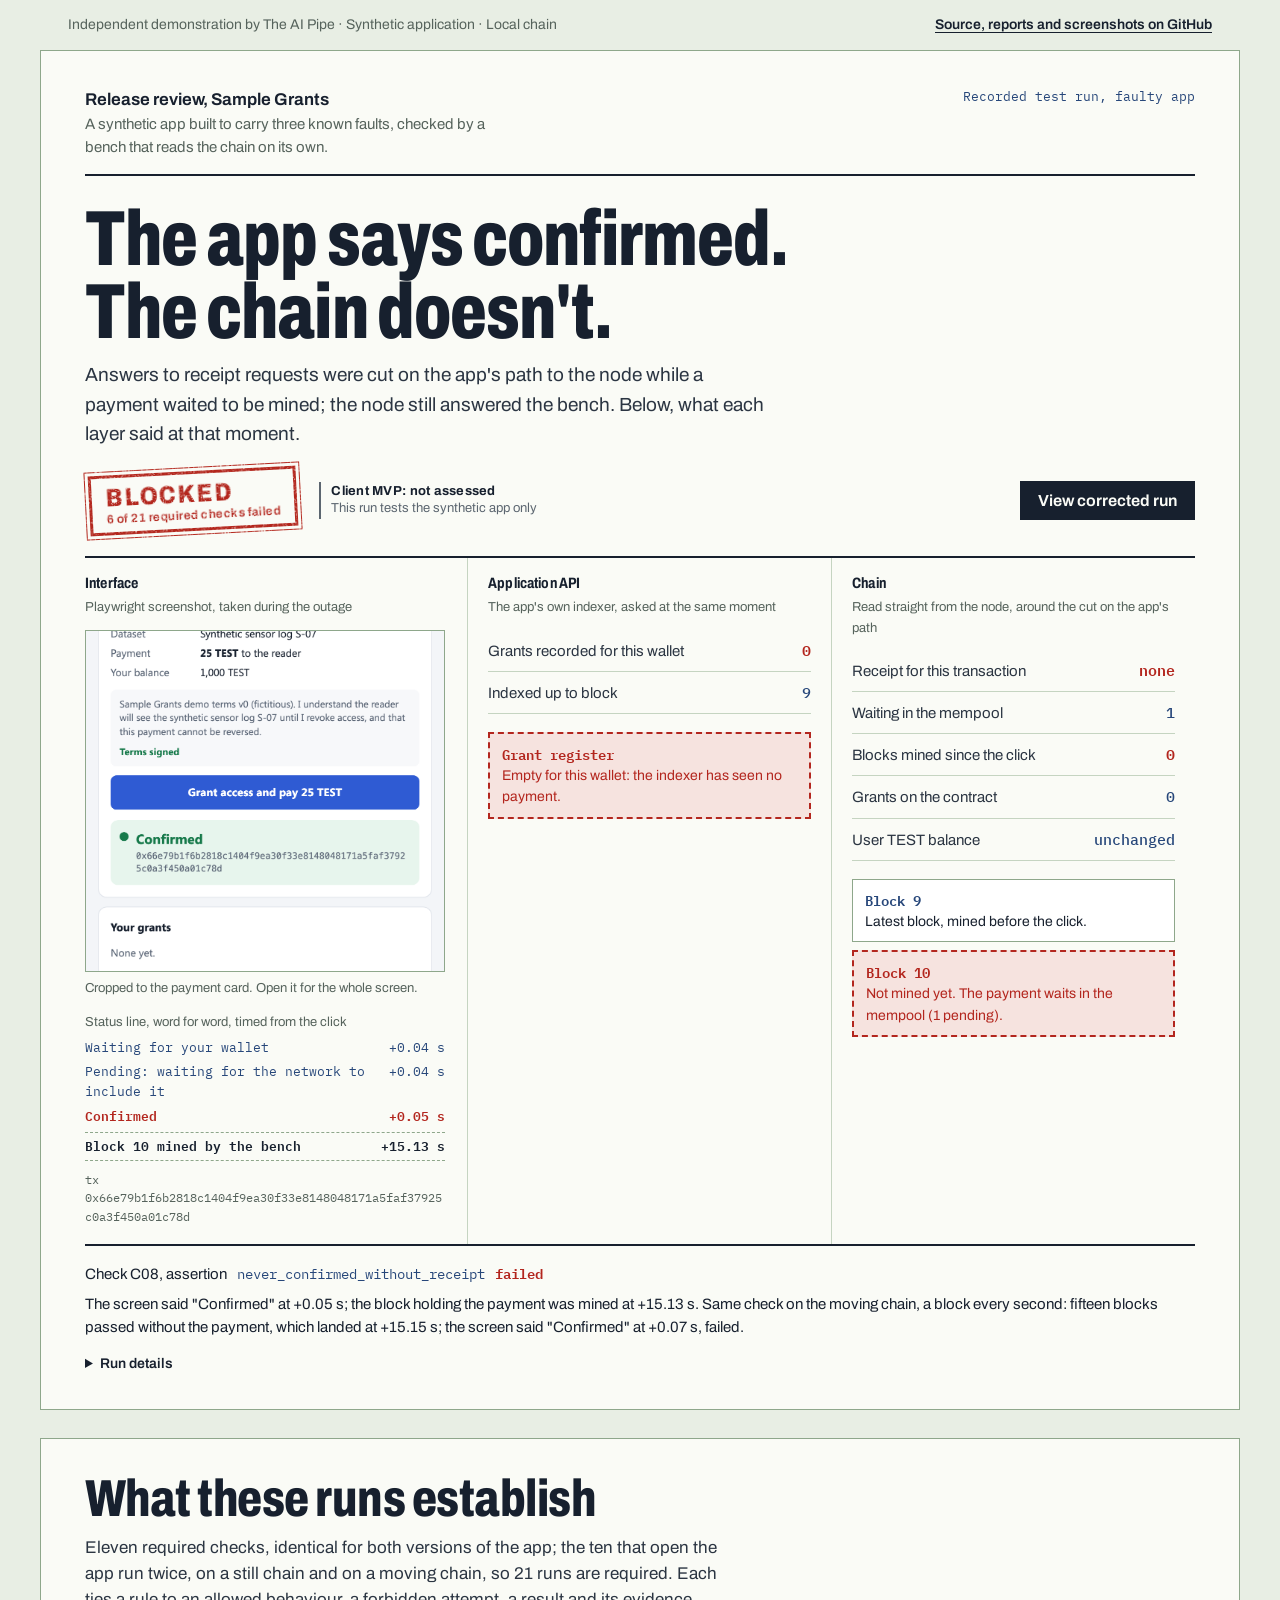
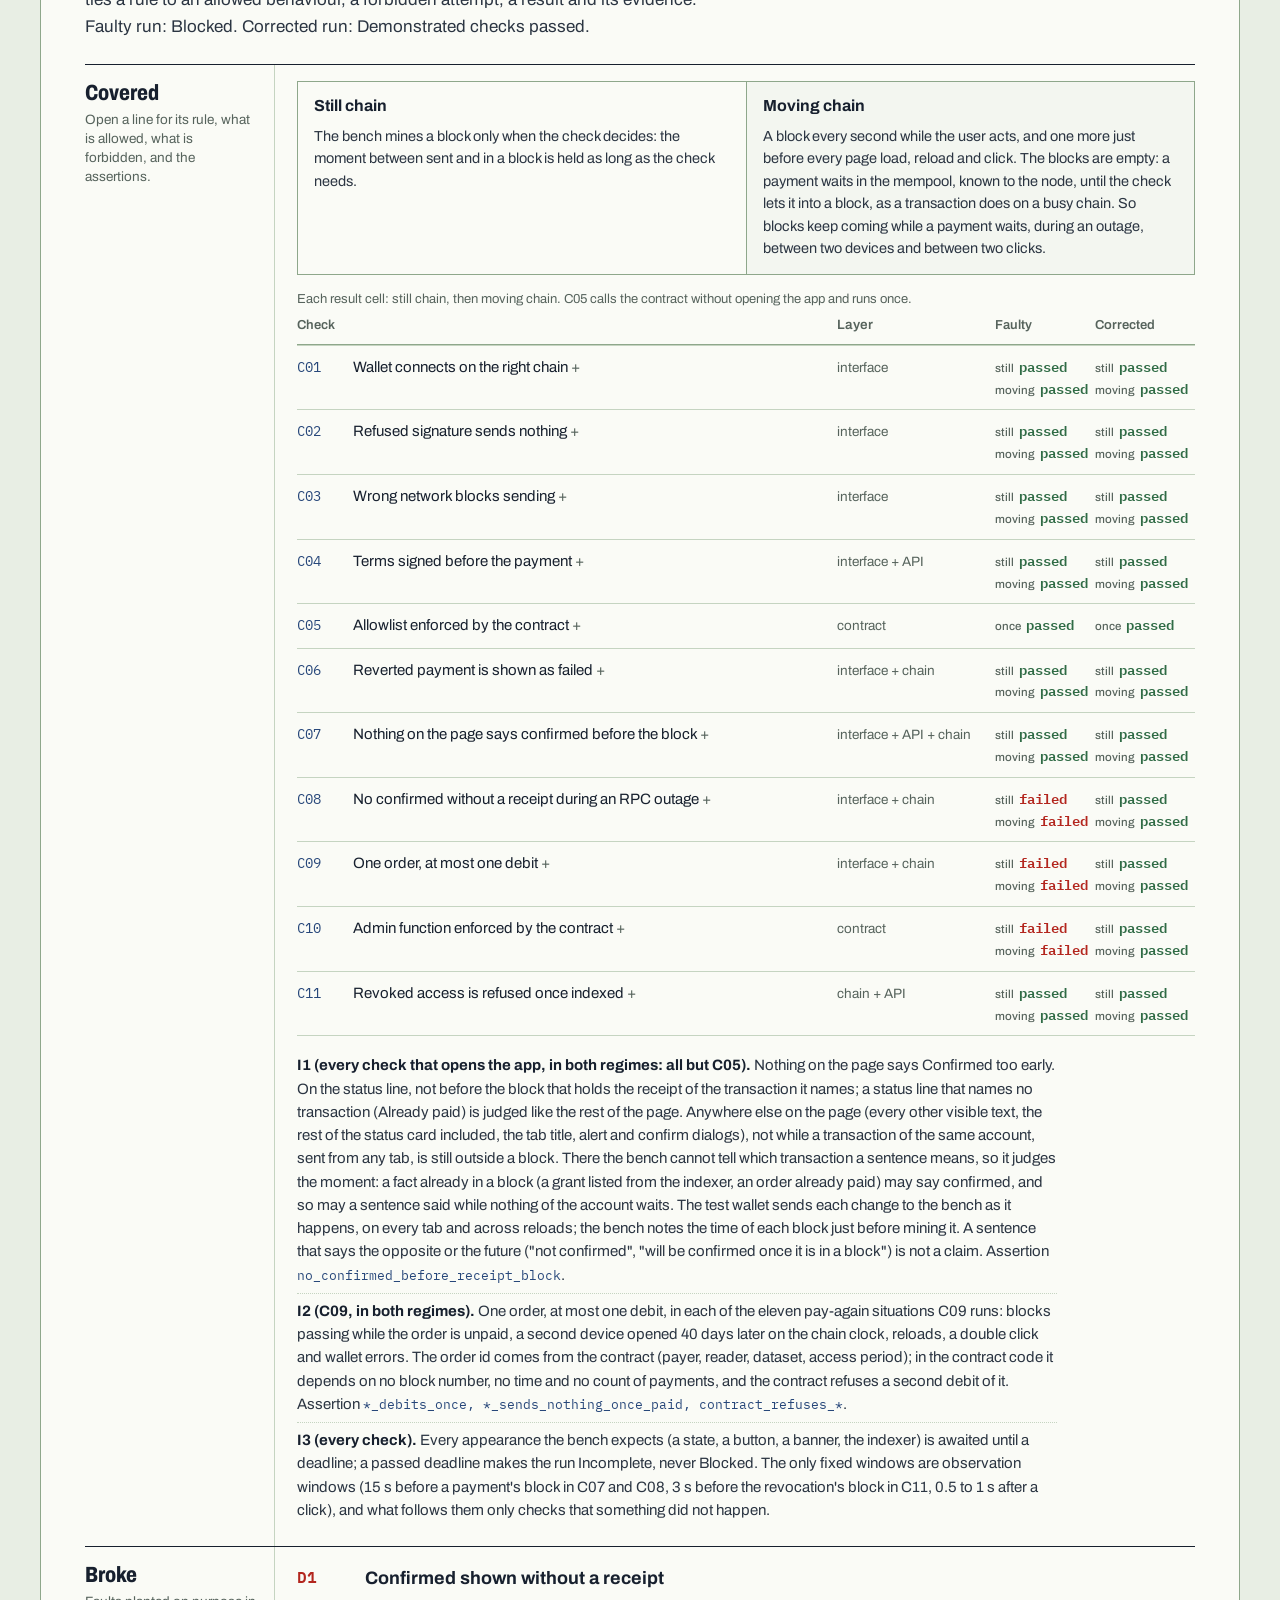
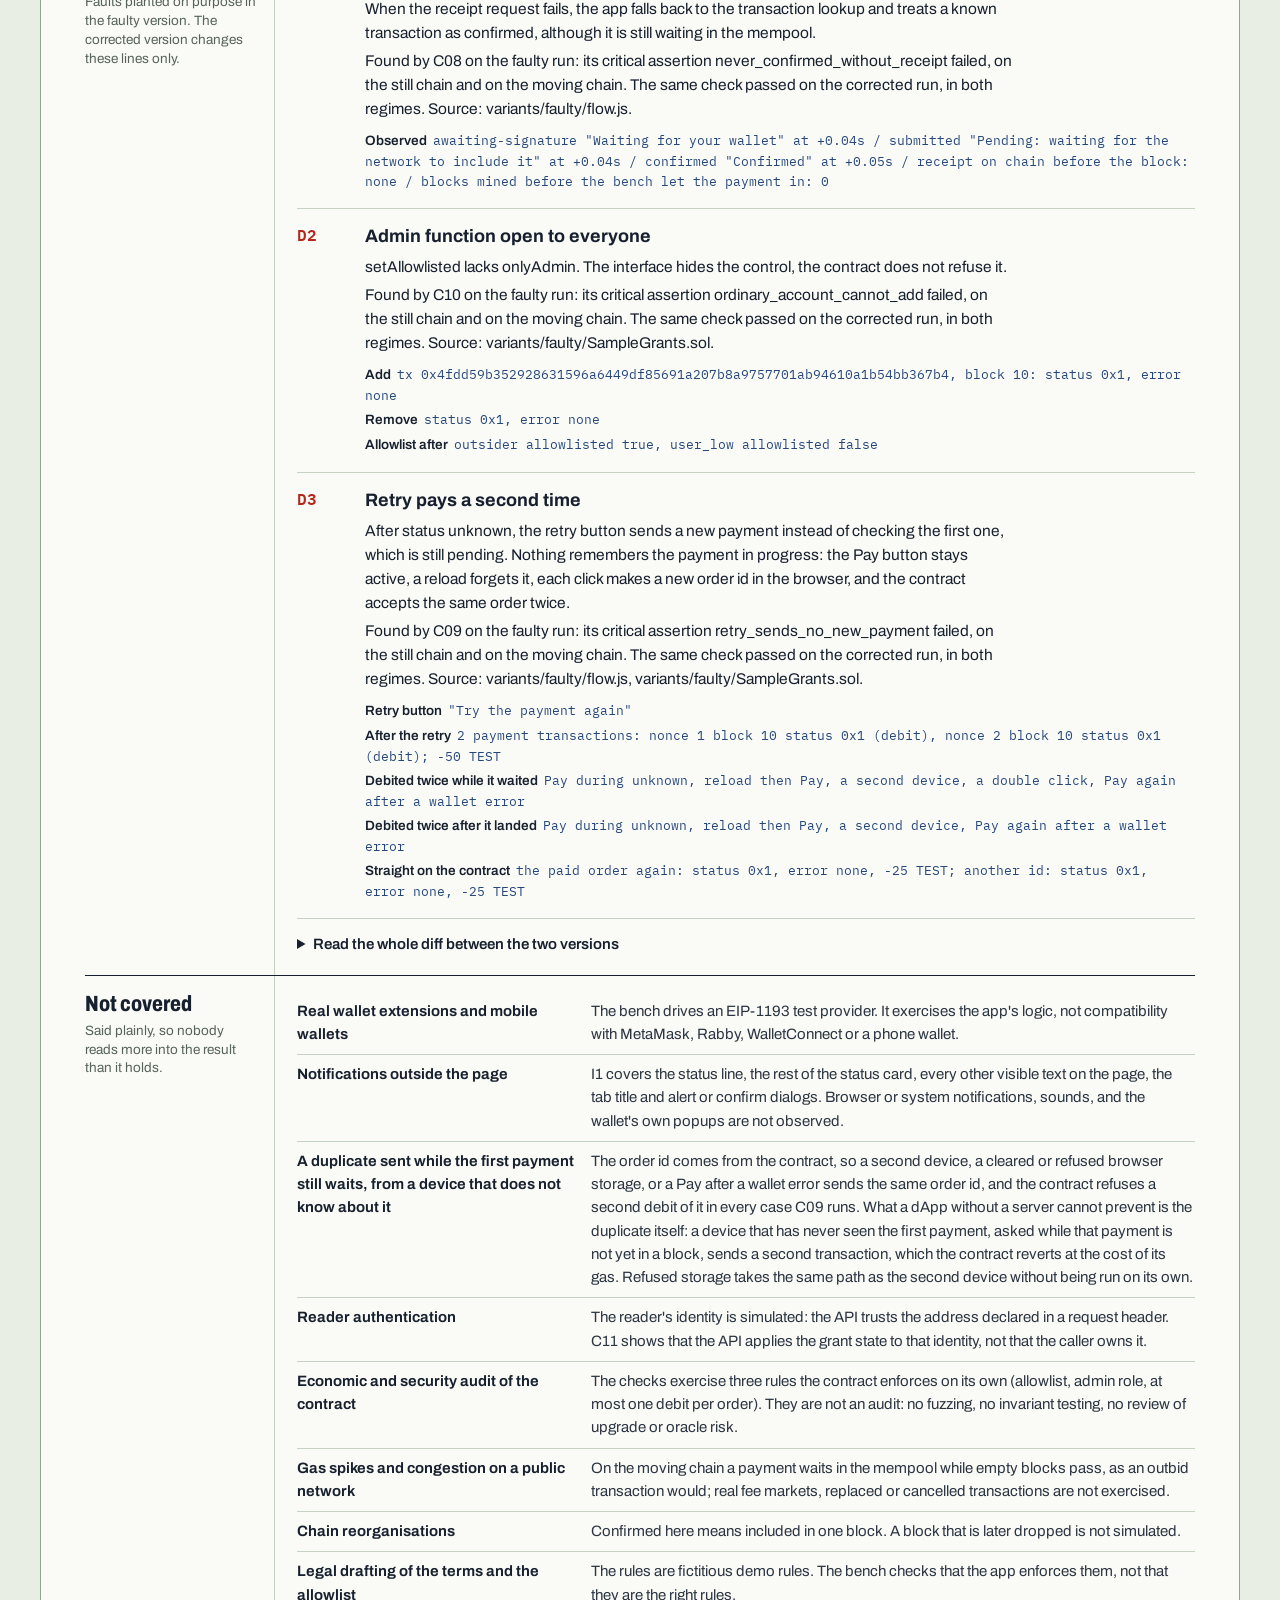
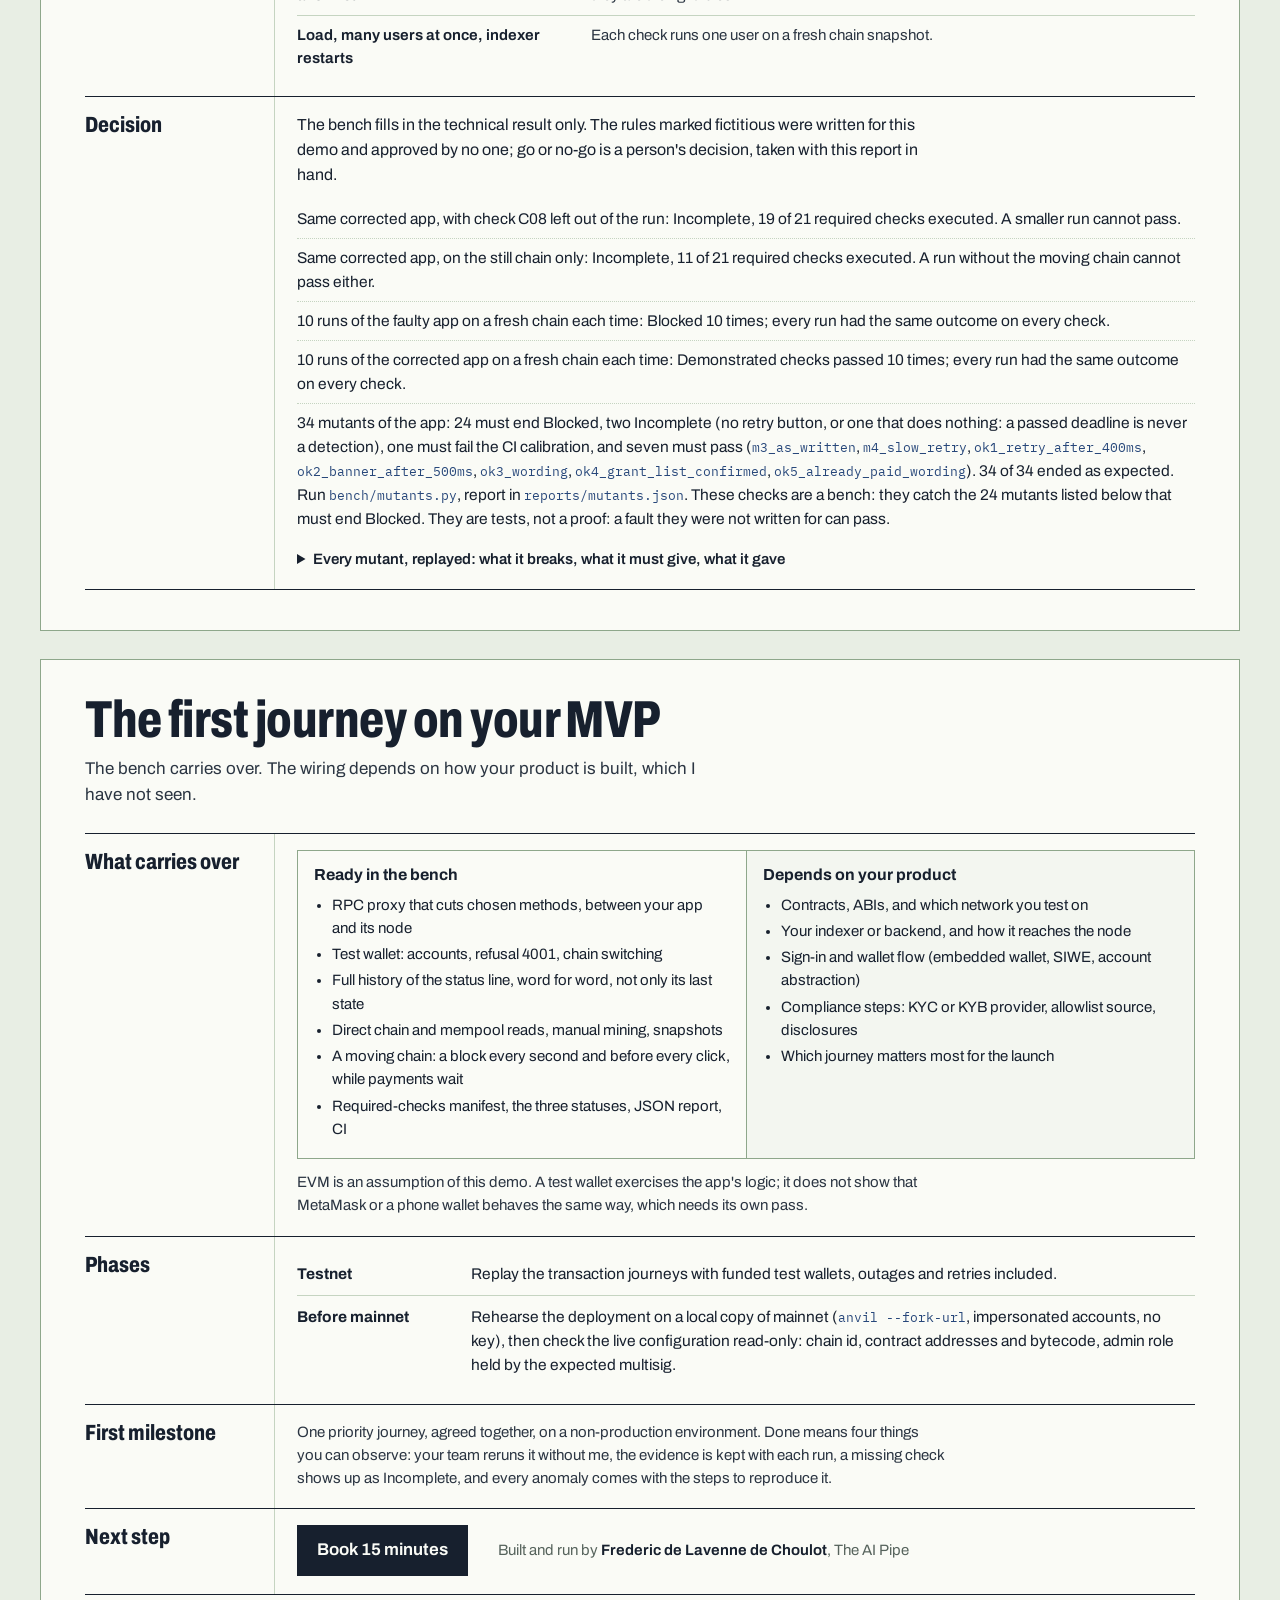
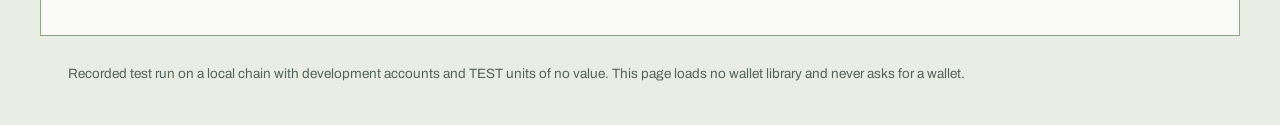
<file: site/index.html>
<!doctype html>
<html lang="en">
<head>
<meta charset="utf-8">
<meta name="viewport" content="width=device-width, initial-scale=1">
<meta name="robots" content="noindex, nofollow">
<title>Release Evidence Bench</title>
<meta name="description" content="A release bench for EVM dApps, run on a synthetic app with three planted faults: the screen said confirmed while the chain held no receipt.">
<link rel="icon" href="favicon.svg" type="image/svg+xml">
<link rel="icon" href="favicon.png" type="image/png">
<link rel="apple-touch-icon" href="apple-touch-icon.png">
<link rel="preconnect" href="https://fonts.googleapis.com">
<link rel="preconnect" href="https://fonts.gstatic.com" crossorigin>
<link href="https://fonts.googleapis.com/css2?family=Archivo:wdth,wght@62..125,300..900&family=IBM+Plex+Mono:wght@400;500;600&display=swap" rel="stylesheet">
<style>
:root {
  --paper: #e8eee4;
  --sheet: #fafbf6;
  --rule: #c5d4c1;
  --rule-strong: #8ea78b;
  --ink: #17202e;
  --muted: #56635c;
  --carbon: #27477a;
  --red: #b3261e;
  --red-wash: #f6e3df;
  --green: #2f6b45;
  --green-wash: #e1efe5;
  --amber: #8a5a00;
  --grey-stamp: #5c6670;
  --mono: "IBM Plex Mono", ui-monospace, Menlo, monospace;
  --sans: "Archivo", system-ui, sans-serif;
}
* { box-sizing: border-box; }
html { -webkit-text-size-adjust: 100%; }
body { margin: 0; background: var(--paper); color: var(--ink); font: 400 17px/1.55 var(--sans); font-variation-settings: "wdth" 100; }
a { color: inherit; text-decoration-thickness: 1px; text-underline-offset: 3px; }
a:focus-visible, button:focus-visible, summary:focus-visible { outline: 2px solid var(--carbon); outline-offset: 3px; }
code, .typed { font-family: var(--mono); color: var(--carbon); font-size: .86em; }

.strip { display: flex; justify-content: space-between; gap: 4px 16px; flex-wrap: wrap; max-width: 1200px; margin: 0 auto; padding: 14px 28px; font-size: 14px; color: var(--muted); }
.strip a { color: var(--ink); font-weight: 600; }

.sheet { max-width: 1200px; margin: 0 auto 28px; background: var(--sheet); border: 1px solid var(--rule-strong); }

/* ---------- 1. the contradiction ---------- */
.review { padding: 36px 44px 34px; position: relative; }
.formhead { display: flex; justify-content: space-between; gap: 24px; align-items: flex-start; border-bottom: 2px solid var(--ink); padding-bottom: 14px; }
.formhead .doc { font-size: 15px; color: var(--muted); max-width: 46ch; }
.formhead .doc strong { color: var(--ink); font-weight: 650; display: block; font-size: 17px; }
.recorded { font-family: var(--mono); font-size: 13px; color: var(--carbon); text-align: right; line-height: 1.6; white-space: nowrap; }
h1 { font-weight: 820; font-variation-settings: "wdth" 72; font-size: clamp(38px, 6.1vw, 86px); line-height: .94; letter-spacing: -.012em; margin: 26px 0 12px; max-width: none; }
h1 span { display: block; }
.lede { font-size: 19px; max-width: 62ch; margin: 0 0 22px; color: #2b3542; }

.pair { display: none; }

.verdict { display: flex; gap: 14px 22px; align-items: center; flex-wrap: wrap; margin: 0 0 26px; }
.stamp { --c: var(--red); font-weight: 800; font-variation-settings: "wdth" 88; font-size: 25px; letter-spacing: .07em; text-transform: uppercase; color: var(--c); border: 3px solid var(--c); outline: 1px solid var(--c); outline-offset: 3px; padding: 6px 14px 5px; transform: rotate(-3deg); filter: url(#ink); line-height: 1.15; background: transparent; margin-left: 4px; }
.stamp.pass { --c: var(--green); }
.stamp.incomplete { --c: var(--amber); }
.stamp.unknown { --c: var(--grey-stamp); }
.stamp small { display: block; font-size: 12px; letter-spacing: .04em; font-weight: 600; text-transform: none; font-variation-settings: "wdth" 100; }
.stamp.thud { animation: thud .38s cubic-bezier(.2, .9, .3, 1.2); }
@keyframes thud { 0% { transform: rotate(-3deg) scale(1.35); opacity: 0; } 70% { opacity: 1; } 100% { transform: rotate(-3deg) scale(1); } }
.mvp { font-size: 13px; line-height: 1.35; color: var(--grey-stamp); border-left: 2px solid var(--grey-stamp); padding: 1px 0 1px 10px; }
.mvp b { display: block; font-weight: 700; color: var(--ink); letter-spacing: .02em; }
.switch { margin-left: auto; font: 650 16px var(--sans); padding: 11px 18px; background: var(--ink); color: var(--sheet); border: 0; cursor: pointer; }
.switch:hover { background: #2a3648; }

.ledger { display: grid; grid-template-columns: minmax(300px, 1.05fr) 1fr 1fr; border-top: 2px solid var(--ink); border-bottom: 2px solid var(--ink); }
.col { padding: 14px 20px 18px; border-left: 1px solid var(--rule); min-width: 0; }
.col:first-child { border-left: 0; padding-left: 0; }
.col h2 { font-size: 15px; font-weight: 700; font-variation-settings: "wdth" 80; margin: 0 0 2px; letter-spacing: .01em; }
.col .src { font-size: 13px; color: var(--muted); margin: 0 0 12px; }
.shotwrap { display: block; max-width: 360px; border: 1px solid var(--rule-strong); background: #fff; }
.shot { display: block; width: 100%; height: 340px; object-fit: cover; object-position: 50% 74%; }
.shotwrap:hover { border-color: var(--ink); }
.shotnote { font-size: 13px; color: var(--muted); margin: 6px 0 0; }
.entries { margin: 0; }
.entry { display: grid; grid-template-columns: 1fr auto; gap: 12px; padding: 9px 0 8px; border-bottom: 1px solid var(--rule); align-items: baseline; }
.entry dt { font-size: 15px; color: #2b3542; }
.entry dd { margin: 0; font-family: var(--mono); color: var(--carbon); font-size: 15px; text-align: right; font-weight: 500; }
.entry.hit dd { color: var(--red); font-weight: 600; }
.entry.ok dd { color: var(--green); font-weight: 600; }
.histcap { font-size: 13px; color: var(--muted); margin: 14px 0 4px; }
.history { font-family: var(--mono); font-size: 13px; color: var(--carbon); margin: 0; padding: 0; list-style: none; }
.history li { padding: 2px 0; display: flex; justify-content: space-between; gap: 12px; max-width: 360px; }
.history li span:last-child { white-space: nowrap; }
.history li.bad { color: var(--red); font-weight: 600; }
.history li.mined { border-top: 1px dashed var(--rule-strong); border-bottom: 1px dashed var(--rule-strong); margin: 4px 0; padding: 3px 0; color: var(--ink); font-weight: 600; }
.history li.after { color: var(--muted); }
.blocks { margin: 18px 0 0; display: grid; gap: 8px; }
.blk { border: 1px solid var(--rule-strong); padding: 9px 12px; font-size: 14px; background: #fff; }
.blk b { display: block; font-family: var(--mono); font-weight: 600; color: var(--carbon); font-size: 14px; }
.blk.open { border: 2px dashed var(--carbon); background: transparent; color: var(--carbon); }
.blk.open.hit { border-color: var(--red); color: var(--red); background: var(--red-wash); }
.blk.open.hit b { color: var(--red); }
.txline { font-family: var(--mono); font-size: 12px; color: var(--muted); overflow-wrap: anywhere; margin-top: 10px; max-width: 360px; }
.finding { margin: 16px 0 0; font-size: 15px; display: flex; gap: 6px 10px; flex-wrap: wrap; align-items: baseline; }
.finding .typed { font-size: 14px; }
.finding .res { font-family: var(--mono); font-weight: 600; font-size: 14px; }
.finding .res.failed { color: var(--red); } .finding .res.passed { color: var(--green); } .finding .res.error, .finding .res.skipped { color: var(--amber); }
details.rundetails { margin-top: 14px; font-size: 14px; color: var(--muted); }
details.rundetails summary { cursor: pointer; font-weight: 600; color: var(--ink); width: max-content; }
.runmeta { margin: 8px 0 0; display: grid; grid-template-columns: repeat(auto-fill, minmax(230px, 1fr)); gap: 4px 22px; }
.runmeta div { display: flex; gap: 8px; }
.runmeta dt { color: var(--muted); }
.runmeta dd { margin: 0; font-family: var(--mono); font-size: 13px; color: var(--ink); overflow-wrap: anywhere; }

/* ---------- forms: sections 2 and 3 ---------- */
.form { padding: 34px 44px 40px; }
.form > h2 { font-weight: 800; font-variation-settings: "wdth" 75; font-size: clamp(32px, 4.2vw, 52px); line-height: 1; margin: 0 0 10px; letter-spacing: -.01em; }
.form > .intro { max-width: 64ch; margin: 0 0 24px; color: #2b3542; }
.row { display: grid; grid-template-columns: 190px 1fr; border-top: 1px solid var(--ink); }
.row:last-of-type { border-bottom: 1px solid var(--ink); }
.row > .cap { padding: 16px 18px 16px 0; border-right: 1px solid var(--rule); }
.row > .cap h3 { margin: 0; font-size: 22px; font-weight: 780; font-variation-settings: "wdth" 78; line-height: 1.1; }
.row > .cap p { margin: 6px 0 0; font-size: 13.5px; color: var(--muted); line-height: 1.4; }
.row > .body { padding: 16px 0 18px 22px; min-width: 0; }

table.checks { width: 100%; border-collapse: collapse; font-size: 15px; }
.checks td { padding: 0; border-bottom: 1px solid var(--rule); vertical-align: top; }
.checks .res { font-family: var(--mono); font-size: 13.5px; font-weight: 600; white-space: nowrap; }
.res.passed { color: var(--green); } .res.failed { color: var(--red); } .res.skipped, .res.error { color: var(--amber); }
.checks button.rowbtn { all: unset; box-sizing: border-box; display: grid; grid-template-columns: 48px 1fr 150px 92px 100px; gap: 8px; width: 100%; padding: 10px 0; cursor: pointer; align-items: baseline; }
.checks button.rowbtn:hover .t { text-decoration: underline; text-underline-offset: 3px; }
.checks button.rowbtn:focus-visible { outline: 2px solid var(--carbon); outline-offset: 2px; }
.checks .id { font-family: var(--mono); color: var(--carbon); font-size: 13.5px; }
.checks .layer { font-size: 13.5px; color: var(--muted); }
.checks .t::after { content: " +"; color: var(--muted); }
.checks tr.open .t::after { content: " \2212"; }
.headrow { display: grid; grid-template-columns: 48px 1fr 150px 92px 100px; gap: 8px; font-size: 13px; color: var(--muted); font-weight: 600; padding-bottom: 8px; border-bottom: 1px solid var(--rule-strong); }
.trace { display: none; padding: 4px 0 18px 56px; }
tr.open .trace { display: block; }
.chain { display: grid; grid-template-columns: repeat(4, minmax(0, 1fr)); gap: 0; border: 1px solid var(--rule); margin: 6px 0 12px; }
.chain div { padding: 9px 12px; border-left: 1px solid var(--rule); font-size: 14px; }
.chain div:first-child { border-left: 0; }
.chain b { display: block; font-size: 12.5px; color: var(--muted); font-weight: 600; margin-bottom: 2px; }
.fict { font-size: 12px; color: var(--amber); border: 1px solid #d9b86a; padding: 0 5px; margin-left: 4px; white-space: nowrap; }
.asserts { width: 100%; border-collapse: collapse; font-size: 13.5px; }
.asserts td, .asserts th { text-align: left; padding: 5px 8px 5px 0; border-bottom: 1px dotted var(--rule); vertical-align: top; }
.asserts th { font-size: 12.5px; color: var(--muted); font-weight: 600; }
.asserts td { font-family: var(--mono); color: var(--carbon); overflow-wrap: anywhere; }
.asserts td.n { width: 30%; color: var(--ink); overflow-wrap: normal; }
.asserts td.n .flag { font-weight: 600; margin-right: 6px; }
.asserts td.bad, .asserts td.n.bad .flag { color: var(--red); }
.vs { font-size: 13px; color: var(--muted); margin: 10px 0 4px; }

.faults { display: grid; gap: 0; }
.fault { display: grid; grid-template-columns: 54px 1fr; gap: 6px 14px; padding: 14px 0; border-bottom: 1px solid var(--rule); }
.fault:first-child { padding-top: 2px; }
.fault .fid { font-family: var(--mono); font-weight: 600; color: var(--red); font-size: 16px; }
.fault h4 { margin: 0; font-size: 18px; font-weight: 700; }
.fault p { margin: 4px 0 0; max-width: 72ch; font-size: 15.5px; }
.fault .ev { font-family: var(--mono); color: var(--carbon); font-size: 13px; margin: 8px 0 0; padding: 0; list-style: none; overflow-wrap: anywhere; }
.fault .ev li { padding: 2px 0; }
.fault .ev li b { font-family: var(--sans); font-weight: 600; color: var(--ink); font-size: 13.5px; margin-right: 6px; }
details.diff { margin-top: 14px; }
details.diff summary { cursor: pointer; font-weight: 600; font-size: 15px; }
pre.diff { font: 12.5px/1.5 var(--mono); background: #f2f4ef; border: 1px solid var(--rule); padding: 12px 14px; overflow-x: auto; margin: 10px 0 0; max-height: 560px; }
pre.diff .a { color: var(--green); background: #e4f1e7; display: inline-block; min-width: 100%; }
pre.diff .d { color: var(--red); background: #f8e7e4; display: inline-block; min-width: 100%; }
pre.diff .h { color: var(--muted); }

ul.nc { margin: 0; padding: 0; list-style: none; }
ul.nc li { padding: 8px 0; border-bottom: 1px solid var(--rule); display: grid; grid-template-columns: minmax(180px, 280px) 1fr; gap: 14px; font-size: 15px; }
ul.nc li:last-child { border-bottom: 0; }
ul.nc b { font-weight: 650; }
ul.nc span { color: #2b3542; }

.decision { margin: 0; font-size: 16px; max-width: 70ch; }
.proofs { margin: 12px 0 0; padding: 0; list-style: none; }
.proofs li { padding: 7px 0; border-bottom: 1px dotted var(--rule); font-size: 15.5px; }
.proofs li:last-child { border-bottom: 0; }

.split { display: grid; grid-template-columns: 1fr 1fr; border: 1px solid var(--rule-strong); }
.split > div { padding: 12px 16px 14px; }
.split > div + div { border-left: 1px solid var(--rule-strong); background: #f3f6f0; }
.split h4 { margin: 0 0 6px; font-size: 16px; font-weight: 700; }
.split ul { margin: 0; padding-left: 18px; font-size: 15px; }
.split li { margin: 3px 0; }
.note { font-size: 15px; color: #2b3542; margin: 12px 0 0; max-width: 72ch; }
.phases { margin: 0; padding: 0; list-style: none; }
.phases li { display: grid; grid-template-columns: 160px 1fr; gap: 14px; padding: 9px 0; border-bottom: 1px solid var(--rule); font-size: 15.5px; }
.phases li:last-child { border-bottom: 0; }
.phases b { font-weight: 700; }
.cta { display: flex; gap: 18px 30px; align-items: center; flex-wrap: wrap; }
.cta a.book { background: var(--ink); color: var(--sheet); text-decoration: none; font-weight: 650; padding: 12px 20px; }
.cta a.book:hover { background: #2a3648; }
.cta .by { font-size: 15px; color: var(--muted); }
.cta .by b { color: var(--ink); font-weight: 650; }
footer { max-width: 1200px; margin: 0 auto; padding: 0 28px 40px; font-size: 13.5px; color: var(--muted); }
.err { color: var(--red); font-family: var(--mono); padding: 20px 0; }

@media (max-width: 980px) {
  .ledger { grid-template-columns: 1fr 1fr; }
  .ledger .col:first-child { grid-column: 1 / -1; border-bottom: 1px solid var(--rule); padding-bottom: 18px; display: grid; grid-template-columns: minmax(0, 300px) 1fr; gap: 0 22px; }
  .ledger .col:first-child > h2, .ledger .col:first-child > .src { grid-column: 1 / -1; }
  .ledger .col:nth-child(2) { border-left: 0; padding-left: 0; }
}
@media (max-width: 720px) {
  body { font-size: 16px; }
  .strip { padding: 10px 16px; font-size: 12.5px; }
  .sheet { border-left: 0; border-right: 0; }
  .review, .form { padding: 18px 16px 28px; }
  .formhead { flex-direction: column; gap: 4px; padding-bottom: 10px; }
  .formhead .doc { font-size: 14px; }
  .formhead .doc strong { font-size: 16px; }
  .recorded { text-align: left; font-size: 12px; }
  h1 { margin: 16px 0 14px; }
  .pair { display: grid; grid-template-columns: 1fr 1fr; border-top: 2px solid var(--ink); border-bottom: 2px solid var(--ink); margin: 0 0 16px; }
  .pair > div { padding: 9px 10px 11px 0; min-width: 0; }
  .pair > div + div { border-left: 1px solid var(--rule); padding-left: 12px; }
  .pair b { display: block; font-size: 12.5px; color: var(--muted); font-weight: 600; }
  .pair .v { display: block; font: 600 19px/1.2 var(--mono); color: var(--ink); margin-top: 3px; }
  .pair .v.hit { color: var(--red); } .pair .v.ok { color: var(--green); }
  .pair small { display: block; font-size: 12.5px; color: var(--muted); margin-top: 3px; line-height: 1.35; }
  .lede { font-size: 16px; margin-bottom: 18px; }
  .verdict { gap: 14px 16px; margin-bottom: 20px; }
  .stamp { font-size: 21px; }
  .switch { margin-left: 0; width: 100%; }
  .ledger { grid-template-columns: 1fr; }
  .ledger .col:first-child { display: block; }
  .col { border-left: 0; padding: 14px 0 16px; border-top: 1px solid var(--rule); }
  .col:first-child { border-top: 0; }
  .shotwrap { max-width: 100%; }
  .shot { height: auto; aspect-ratio: 480 / 430; }
  .row { grid-template-columns: 1fr; }
  .row > .cap { border-right: 0; padding: 14px 0 4px; }
  .row > .body { padding: 6px 0 16px; }
  .headrow, .checks button.rowbtn { grid-template-columns: 40px 1fr 62px 72px; }
  .headrow .layer, .checks .layer { display: none; }
  .trace { padding-left: 0; }
  .chain { grid-template-columns: 1fr 1fr; }
  .chain div:nth-child(3) { border-left: 0; }
  .chain div:nth-child(n+3) { border-top: 1px solid var(--rule); }
  .asserts, .asserts tbody, .asserts tr, .asserts td { display: block; width: auto; }
  .asserts tr.hd { display: none; }
  .asserts tr { border-bottom: 1px dotted var(--rule); padding: 6px 0; }
  .asserts td { border: 0; padding: 1px 0; }
  .asserts td.n { width: auto; }
  .asserts td[data-k]::before { content: attr(data-k) ": "; font-family: var(--sans); color: var(--muted); font-size: 12.5px; }
  ul.nc li { grid-template-columns: 1fr; gap: 2px; }
  .split { grid-template-columns: 1fr; }
  .split > div + div { border-left: 0; border-top: 1px solid var(--rule-strong); }
  .phases li { grid-template-columns: 1fr; gap: 2px; }
  .fault { grid-template-columns: 38px 1fr; }
  footer { padding: 0 16px 32px; }
}
@media (prefers-reduced-motion: reduce) { .stamp.thud { animation: none; } }
.checks .res { display: block; }
.checks .res .rg { font-family: var(--sans); font-weight: 500; font-size: 11.5px; color: var(--muted); margin-right: 5px; }
.legend { font-size: 13px; color: var(--muted); margin: 0 0 6px; }
.regimes { margin: 0 0 14px; }
.regimes p { margin: 0; font-size: 14.5px; color: #2b3542; }
.invs { margin: 12px 0 0; padding: 0; list-style: none; max-width: 76ch; }
.invs li { font-size: 15px; color: #2b3542; padding: 6px 0; border-bottom: 1px dotted var(--rule); }
.invs li:last-child { border-bottom: 0; }
.invs b { color: var(--ink); }
details.mutlist { margin-top: 10px; }
details.mutlist summary { cursor: pointer; font-weight: 600; font-size: 15px; }
table.muts { width: 100%; border-collapse: collapse; font-size: 13.5px; margin-top: 8px; }
.muts th, .muts td { text-align: left; padding: 6px 8px 6px 0; border-bottom: 1px dotted var(--rule); vertical-align: top; }
.muts th { font-size: 12.5px; color: var(--muted); font-weight: 600; }
.muts td.id { font-family: var(--mono); color: var(--carbon); overflow-wrap: anywhere; width: 28%; }
.muts td.out { font-family: var(--mono); font-weight: 600; width: 20%; overflow-wrap: anywhere; }
.muts td.exp { width: 14%; }
.muts td.out.bad { color: var(--red); }
.muts .why { display: block; color: var(--muted); font-size: 13px; margin-top: 2px; }
@media (max-width: 720px) {
  .checks .res .rg { display: none; }
  .muts td.id { width: 40%; }
  .muts td.what { display: none; }
}
</style>
</head>
<body>
<svg width="0" height="0" style="position:absolute" aria-hidden="true">
  <filter id="ink"><feTurbulence type="fractalNoise" baseFrequency=".9" numOctaves="2" seed="7" result="n"/><feColorMatrix in="n" type="matrix" values="0 0 0 0 0  0 0 0 0 0  0 0 0 0 0  0 0 0 -3.2 2.75" result="m"/><feComposite in="SourceGraphic" in2="m" operator="in"/></filter>
</svg>

<div class="strip">
  <span>Independent demonstration by The AI Pipe · Synthetic application · Local chain</span>
  <a href="https://github.com/fred1433/web3-release-evidence">Source, reports and screenshots on GitHub</a>
</div>

<main>
<section class="sheet review" aria-labelledby="h1">
  <div class="formhead">
    <div class="doc"><strong>Release review, Sample Grants</strong>A synthetic app built to carry three known faults, checked by a bench that reads the chain on its own.</div>
    <div class="recorded" id="recorded">Recorded test run</div>
  </div>

  <h1 id="h1"><span>The app says confirmed.</span> <span>The chain doesn't.</span></h1>
  <div class="pair" id="pair" aria-label="What the screen and the chain said at the same moment"></div>
  <p class="lede" id="lede"></p>

  <div class="verdict">
    <div class="stamp" id="stamp" role="status"></div>
    <div class="mvp" id="mvp"></div>
    <button class="switch" id="switch" type="button" aria-pressed="false">View corrected run</button>
  </div>

  <div class="ledger" id="ledger">
    <div class="col">
      <h2>Interface</h2>
      <p class="src">Playwright screenshot, taken during the outage</p>
      <a class="shotwrap" id="shotlink" href="#" target="_blank" rel="noopener"><img class="shot" id="shot" alt="" width="480" height="696"></a>
      <p class="shotnote">Cropped to the payment card. Open it for the whole screen.</p>
      <div>
        <p class="histcap">Status line, word for word, timed from the click</p>
        <ol class="history" id="history" aria-label="Every state the status line showed, timed from the click"></ol>
        <div class="txline" id="txline"></div>
      </div>
    </div>
    <div class="col">
      <h2>Application API</h2>
      <p class="src">The app's own indexer, asked at the same moment</p>
      <dl class="entries" id="api"></dl>
      <div class="blocks" id="apiblocks"></div>
    </div>
    <div class="col">
      <h2>Chain</h2>
      <p class="src">Read straight from the node, around the cut on the app's path</p>
      <dl class="entries" id="chain"></dl>
      <div class="blocks" id="blocks"></div>
    </div>
  </div>
  <p class="finding" id="finding"></p>
  <details class="rundetails"><summary>Run details</summary><dl class="runmeta" id="runmeta"></dl></details>
</section>

<section class="sheet form" aria-labelledby="h2">
  <h2 id="h2">What these runs establish</h2>
  <p class="intro" id="intro2"></p>

  <div class="row">
    <div class="cap"><h3>Covered</h3><p>Open a line for its rule, what is allowed, what is forbidden, and the assertions.</p></div>
    <div class="body">
      <div class="split regimes" id="regimes"></div>
      <p class="legend" id="legend"></p>
      <table class="checks" id="checks"><tbody></tbody></table>
      <ul class="invs" id="inv"></ul>
    </div>
  </div>
  <div class="row">
    <div class="cap"><h3>Broke</h3><p>Faults planted on purpose in the faulty version. The corrected version changes these lines only.</p></div>
    <div class="body">
      <div class="faults" id="faults"></div>
      <details class="diff"><summary>Read the whole diff between the two versions</summary><pre class="diff" id="diff"></pre></details>
    </div>
  </div>
  <div class="row">
    <div class="cap"><h3>Not covered</h3><p>Said plainly, so nobody reads more into the result than it holds.</p></div>
    <div class="body"><ul class="nc" id="nc"></ul></div>
  </div>
  <div class="row">
    <div class="cap"><h3>Decision</h3></div>
    <div class="body">
      <p class="decision" id="decision"></p>
      <ul class="proofs" id="proofs"></ul>
      <details class="mutlist" id="mutwrap" hidden><summary id="mutsum">Every mutant, replayed</summary><table class="muts" id="muts"></table></details>
    </div>
  </div>
</section>

<section class="sheet form" aria-labelledby="h3">
  <h2 id="h3">The first journey on your MVP</h2>
  <p class="intro">The bench carries over. The wiring depends on how your product is built, which I have not seen.</p>
  <div class="row">
    <div class="cap"><h3>What carries over</h3></div>
    <div class="body">
      <div class="split">
        <div><h4>Ready in the bench</h4><ul>
          <li>RPC proxy that cuts chosen methods, between your app and its node</li>
          <li>Test wallet: accounts, refusal 4001, chain switching</li>
          <li>Full history of the status line, word for word, not only its last state</li>
          <li>Direct chain and mempool reads, manual mining, snapshots</li>
          <li>A moving chain: a block every second and before every click, while payments wait</li>
          <li>Required-checks manifest, the three statuses, JSON report, CI</li>
        </ul></div>
        <div><h4>Depends on your product</h4><ul>
          <li>Contracts, ABIs, and which network you test on</li>
          <li>Your indexer or backend, and how it reaches the node</li>
          <li>Sign-in and wallet flow (embedded wallet, SIWE, account abstraction)</li>
          <li>Compliance steps: KYC or KYB provider, allowlist source, disclosures</li>
          <li>Which journey matters most for the launch</li>
        </ul></div>
      </div>
      <p class="note">EVM is an assumption of this demo. A test wallet exercises the app's logic; it does not show that MetaMask or a phone wallet behaves the same way, which needs its own pass.</p>
    </div>
  </div>
  <div class="row">
    <div class="cap"><h3>Phases</h3></div>
    <div class="body">
      <ul class="phases">
        <li><b>Testnet</b><span>Replay the transaction journeys with funded test wallets, outages and retries included.</span></li>
        <li><b>Before mainnet</b><span>Rehearse the deployment on a local copy of mainnet (<code>anvil --fork-url</code>, impersonated accounts, no key), then check the live configuration read-only: chain id, contract addresses and bytecode, admin role held by the expected multisig.</span></li>
      </ul>
    </div>
  </div>
  <div class="row">
    <div class="cap"><h3>First milestone</h3></div>
    <div class="body">
      <p class="note" style="margin-top:0">One priority journey, agreed together, on a non-production environment. Done means four things you can observe: your team reruns it without me, the evidence is kept with each run, a missing check shows up as Incomplete, and every anomaly comes with the steps to reproduce it.</p>
    </div>
  </div>
  <div class="row">
    <div class="cap"><h3>Next step</h3></div>
    <div class="body cta">
      <a class="book" href="https://cal.theaipipe.com">Book 15 minutes</a>
      <span class="by">Built and run by <b>Frederic de Lavenne de Choulot</b>, The AI Pipe</span>
    </div>
  </div>
</section>
</main>
<footer>Recorded test run on a local chain with development accounts and TEST units of no value. This page loads no wallet library and never asks for a wallet.</footer>

<script>
(async () => {
  const $ = (id) => document.getElementById(id);
  const el = (tag, cls, text) => { const e = document.createElement(tag); if (cls) e.className = cls; if (text != null) e.textContent = text; return e; };
  let D;
  try {
    const get = async (p, t, n = 0) => { try { const r = await fetch(p); if (!r.ok) throw new Error(p + ' ' + r.status); return t ? r.text() : r.json(); } catch (e) { if (n < 2) { await new Promise((ok) => setTimeout(ok, 400)); return get(p, t, n + 1); } throw e; } };
    const [faulty, corrected, skip, still, sf, sc, diff, mut] = await Promise.all([
      get('data/faulty.json'), get('data/corrected.json'), get('data/corrected-skip-C08.json'), get('data/corrected-still-only.json'),
      get('data/stability-faulty.json'), get('data/stability-corrected.json'), get('data/variants.diff', true),
      get('data/mutants.json').catch(() => null)]);
    D = { faulty, corrected, skip, still, sf, sc, diff, mut };
  } catch (e) {
    $('ledger').replaceChildren(el('p', 'err', 'The recorded reports could not be loaded: ' + e.message));
    return;
  }
  const byId = (r, id, regime = 'still') => r.checks.find((c) => c.id === id && (c.regime || 'still') === regime);
  const runsOf = (r, id) => r.checks.filter((c) => c.id === id);
  const assertion = (c, name) => (c && c.assertions || []).find((x) => x.name === name);
  const short = (h) => h ? h.slice(0, 10) + '…' + h.slice(-6) : '';
  const words = ['zero', 'one', 'two', 'three', 'four', 'five', 'six', 'seven', 'eight', 'nine', 'ten', 'eleven', 'twelve', 'thirteen', 'fourteen', 'fifteen', 'sixteen', 'seventeen', 'eighteen', 'nineteen', 'twenty'];
  const say = (n) => words[n] || String(n);
  const secs = (s) => (s >= 0 ? '+' : '') + s.toFixed(2) + ' s';
  const label = (h) => (h.text || h.state).split(':')[0];
  const CLAIM = /(?<![a-z])(?<!not )(?<!n't )(?<!be )(?<!yet )(?<!until )confirmed\b/i;
  const isConfirmed = (h) => h.state === 'confirmed' || CLAIM.test(h.text || '');
  const fmt = (v) => v === null || v === undefined ? 'none' : typeof v === 'boolean' ? String(v)
    : Array.isArray(v) ? v.map(fmt).join(', ') : typeof v === 'object' ? Object.entries(v).map(([k, x]) => `${k}: ${fmt(x)}`).join(', ') : String(v);
  const nameEl = (name) => { const s = el('span'); name.split('_').forEach((p, i, a) => { s.append(document.createTextNode(p + (i < a.length - 1 ? '_' : ''))); if (i < a.length - 1) s.append(el('wbr')); }); return s; };

  // ---------- section 1: the focal case comes from check C08 only ----------
  const STAMPS = {
    'Blocked': { cls: '', sub: (r) => `${r.counts.failed} of ${r.counts.required} required checks failed` },
    'Incomplete': { cls: ' incomplete', sub: (r) => `${r.counts.executed} of ${r.counts.required} required checks executed` },
    'Demonstrated checks passed': { cls: ' pass', sub: (r) => `${r.counts.passed} of ${r.counts.required} required checks passed` },
  };
  let view = 'faulty';
  function entry(dl, name, value, cls) {
    const row = el('div', 'entry' + (cls ? ' ' + cls : ''));
    row.append(el('dt', null, name), el('dd', null, value));
    dl.append(row);
  }
  function render(animate) {
    const r = D[view];
    const st = $('stamp');
    const sd = STAMPS[r.status];
    if (sd) { st.className = 'stamp' + sd.cls; st.replaceChildren(document.createTextNode(r.status), el('small', null, sd.sub(r))); }
    else { st.className = 'stamp unknown'; st.replaceChildren(document.createTextNode('Status not recognised'), el('small', null, String(r.status))); }
    if (animate) { st.classList.remove('thud'); void st.offsetWidth; st.classList.add('thud'); }
    $('mvp').replaceChildren(el('b', null, 'Client MVP: ' + r.client_mvp), document.createTextNode('This run tests the synthetic app only'));
    $('recorded').textContent = `Recorded test run, ${view} app`;
    const sw = $('switch');
    sw.textContent = view === 'faulty' ? 'View corrected run' : 'View faulty run';
    sw.setAttribute('aria-pressed', String(view === 'corrected'));
    const meta = [['Run id', r.run_id], ['Started (UTC)', r.started.utc], ['Started (Pacific)', r.started.pacific], ['Commit', (r.commit || '').slice(0, 7)],
      ['Chain id', String(r.chain_id)], ['Executed', `${r.counts.executed} of ${r.counts.required} required checks`], ['Run time', r.duration_s + ' s'], ['Local node', r.versions.anvil.replace(' Version:', '')]];
    $('runmeta').replaceChildren(...meta.map(([k, v]) => { const d = el('div'); d.append(el('dt', null, k), el('dd', null, v)); return d; }));

    const c8 = byId(r, 'C08');
    const cols = c8 && c8.evidence && c8.evidence.columns;
    const h1 = $('h1');
    if (!cols || (c8.outcome !== 'failed' && c8.outcome !== 'passed')) {
      h1.replaceChildren(el('span', null, 'Check C08 did not finish.'), el('span', null, 'Nothing to compare.'));
      $('pair').replaceChildren();
      $('lede').textContent = `In this report, check C08 is ${c8 ? c8.outcome : 'missing'}: the outage case was not recorded, so this view makes no claim about it.`;
      for (const id of ['history', 'api', 'chain', 'blocks', 'apiblocks', 'finding']) $(id).replaceChildren();
      $('txline').textContent = '';
      $('shot').removeAttribute('src'); $('shot').alt = 'No outage screenshot in this report.'; $('shotlink').removeAttribute('href');
      return;
    }
    const bad = c8.outcome === 'failed';
    const hist = cols.interface.history.filter((h) => h.state !== 'idle');
    const tMine = cols.interface.block_mined_at_s;
    const before = hist.filter((h) => h.at_s < tMine);
    const after = hist.filter((h) => h.at_s >= tMine);
    const claim = (bad ? before.find(isConfirmed) : null) || before[before.length - 1];
    const nextBlock = cols.chain.latest_block + 1;
    h1.replaceChildren(...(bad
      ? [el('span', null, 'The app says confirmed.'), el('span', null, "The chain doesn't.")]
      : [el('span', null, `The app says ${label(claim).toLowerCase()}.`), el('span', null, 'The chain has no receipt yet.')]));
    const pair = (head, value, cls, note) => { const d = el('div'); d.append(el('b', null, head), el('span', 'v' + (cls ? ' ' + cls : ''), value), el('small', null, note)); return d; };
    $('pair').replaceChildren(
      pair(`Screen at ${secs(claim.at_s)}`, label(claim), bad ? 'hit' : 'ok', 'status line of the app'),
      pair('Chain, same moment', 'Receipt: ' + fmt(cols.chain.receipt), bad ? 'hit' : '', `block ${nextBlock} not mined`));
    $('lede').textContent = (bad
      ? 'Answers to receipt requests were cut on the app\'s path to the node while a payment waited to be mined; the node still answered the bench. '
      : `Same outage on the ${view} app: answers to receipt requests cut on the app's path to the node, the node still answering the bench. `)
      + 'Below, what each layer said at that moment.';

    $('shot').src = 'data/' + c8.evidence.screenshot;
    $('shotlink').href = 'data/' + c8.evidence.screenshot;
    $('shot').alt = `Screenshot of the synthetic app during the outage, ${view} version: the status line reads "${cols.interface.status}".`;
    const hl = $('history'); hl.replaceChildren();
    const li = (cls, a, b) => { const x = el('li', cls); x.append(el('span', null, a), el('span', null, b)); return x; };
    for (const h of before) hl.append(li(isConfirmed(h) ? 'bad' : '', h.text || h.state, secs(h.at_s)));
    hl.append(li('mined', `Block ${nextBlock} mined by the bench`, secs(tMine)));
    for (const h of after) hl.append(li('after', h.text || h.state, secs(h.at_s)));
    $('txline').textContent = 'tx ' + cols.interface.tx;

    const api = $('api'); api.replaceChildren();
    entry(api, 'Grants recorded for this wallet', String(cols.api.grants_for_user), bad && cols.api.grants_for_user === 0 ? 'hit' : '');
    entry(api, 'Indexed up to block', String(cols.api.indexed_block));
    const ch = $('chain'); ch.replaceChildren();
    entry(ch, 'Receipt for this transaction', fmt(cols.chain.receipt), bad ? 'hit' : '');
    entry(ch, 'Waiting in the mempool', String(cols.chain.pending_in_mempool));
    entry(ch, 'Blocks mined since the click', String(cols.chain.blocks_mined_since_click), bad ? 'hit' : '');
    entry(ch, 'Grants on the contract', String(cols.chain.grant_count));
    entry(ch, 'User TEST balance', cols.chain.user_test_balance_unchanged ? 'unchanged' : 'changed');
    const blk = (cls, head, text) => { const d = el('div', 'blk' + cls); d.append(el('b', null, head), document.createTextNode(text)); return d; };
    $('blocks').replaceChildren(
      blk('', `Block ${cols.chain.latest_block}`, 'Latest block, mined before the click.'),
      blk(' open' + (bad ? ' hit' : ''), `Block ${nextBlock}`, `Not mined yet. The payment waits in the mempool (${cols.chain.pending_in_mempool} pending).`));
    $('apiblocks').replaceChildren(
      blk(' open' + (bad ? ' hit' : ''), 'Grant register', cols.api.grants_for_user === 0 ? 'Empty for this wallet: the indexer has seen no payment.' : `${cols.api.grants_for_user} grant(s) for this wallet.`));
    const a = assertion(c8, 'never_confirmed_without_receipt');
    const m8 = byId(r, 'C08', 'moving');
    const mcols = m8 && m8.evidence && m8.evidence.columns;
    let moving = '';
    if (mcols && (m8.outcome === 'failed' || m8.outcome === 'passed')) {
      const mh = mcols.interface.history.filter((h) => h.at_s < mcols.interface.block_mined_at_s);
      const mclaim = m8.outcome === 'failed' ? mh.find(isConfirmed) : null;
      moving = ` Same check on the moving chain, a block every second: ${say(mcols.chain.blocks_mined_since_click)} blocks passed without the payment, which landed at ${secs(mcols.interface.block_mined_at_s)}; `
        + (mclaim ? `the screen said "${mclaim.text}" at ${secs(mclaim.at_s)}, ${m8.outcome}.` : `the screen never said confirmed before it, ${m8.outcome}.`);
    }
    $('finding').replaceChildren(el('span', null, 'Check C08, assertion'), el('span', 'typed', a ? a.name : 'never_confirmed_without_receipt'), el('span', 'res ' + c8.outcome, c8.outcome),
      el('span', null, (bad
        ? `The screen said "${claim.text}" at ${secs(claim.at_s)}; the block holding the payment was mined at ${secs(tMine)}.`
        : `The screen said "${claim.text}" at ${secs(claim.at_s)} and never the word confirmed before the block, mined at ${secs(tMine)}.`) + moving));
  }
  $('switch').addEventListener('click', () => { view = view === 'faulty' ? 'corrected' : 'faulty'; render(true); });
  render(false);

  // ---------- section 2 ----------
  const F = D.faulty, C = D.corrected;
  const ids = [...new Set(F.checks.map((c) => c.id))];
  const twice = ids.filter((id) => runsOf(F, id).length > 1).length;
  const regs = F.regimes || [];
  $('intro2').textContent = `${say(ids.length)[0].toUpperCase() + say(ids.length).slice(1)} required checks, identical for both versions of the app; the ${say(twice)} that open the app run twice, on a still chain and on a moving chain, so ${say(F.counts.required)} runs are required. Each ties a rule to an allowed behaviour, a forbidden attempt, a result and its evidence. Faulty run: ${F.status}. Corrected run: ${C.status}.`;
  $('regimes').replaceChildren(...regs.map((g) => { const d = el('div'); d.append(el('h4', null, g.title), el('p', null, g.text)); return d; }));
  const once = ids.filter((id) => runsOf(F, id).length === 1);
  $('legend').textContent = 'Each result cell: still chain, then moving chain.' + (once.length ? ` ${once.join(', ')} calls the contract without opening the app and runs once.` : '');
  const tb = $('checks').querySelector('tbody');
  const head = el('tr'); const hc = el('td'); const hr = el('div', 'headrow');
  hr.append(el('span', null, 'Check'), el('span', null, ''), el('span', 'layer', 'Layer'), el('span', null, 'Faulty'), el('span', null, 'Corrected'));
  hc.append(hr); head.append(hc); tb.append(head);
  const cell = (runs) => { const c = el('span', 'res'); runs.forEach((x, i) => { const line = el('span', 'res ' + x.outcome); line.append(el('span', 'rg', runs.length > 1 ? x.regime : 'once'), document.createTextNode(x.outcome)); c.append(line); }); return c; };
  for (const id of ids) {
    const fr = runsOf(F, id), cr = runsOf(C, id), fc = fr[0];
    const tr = el('tr'); const td = el('td');
    const b = el('button', 'rowbtn'); b.type = 'button'; b.setAttribute('aria-expanded', 'false');
    b.append(el('span', 'id', id), el('span', 't', fc.title), el('span', 'layer', fc.trace.layer), cell(fr), cell(cr));
    const tr2 = el('div', 'trace');
    const chain = el('div', 'chain');
    const rule = el('div'); rule.append(el('b', null, 'Rule'), document.createTextNode(fc.trace.rule.text)); if (fc.trace.rule.fictitious) rule.append(el('span', 'fict', 'fictitious demo rule'));
    const al = el('div'); al.append(el('b', null, 'Allowed'), document.createTextNode(fc.trace.allowed));
    const fo = el('div'); fo.append(el('b', null, 'Forbidden attempt'), document.createTextNode(fc.trace.forbidden));
    const me = el('div'); me.append(el('b', null, 'How it is checked'), document.createTextNode(fc.trace.method));
    chain.append(rule, al, fo, me);
    tr2.append(chain, el('p', 'vs', 'Criterion: ' + fc.trace.criterion));
    for (const [name, rc] of [...fr.map((x) => ['Faulty run', x]), ...cr.map((x) => ['Corrected run', x])]) {
      const where = fr.length > 1 ? `, ${rc.regime} chain` : '';
      tr2.append(el('p', 'vs', `${name}${where}: ${rc.outcome}${rc.error ? ' (' + rc.error + ')' : ''}${rc.evidence && rc.evidence.tx ? ', tx ' + short(rc.evidence.tx) + ' in block ' + rc.evidence.block : ''}${rc.blocks != null ? `, ${rc.blocks} block${rc.blocks === 1 ? '' : 's'} during the check` : ''}`));
      const t = el('table', 'asserts');
      const h = el('tr', 'hd'); h.append(el('th', null, 'Assertion'), el('th', null, 'Observed'), el('th', null, 'Expected')); t.append(h);
      for (const x of rc.assertions) {
        const row = el('tr');
        const n = el('td', 'n' + (x.ok ? '' : ' bad')); n.append(el('span', 'flag', x.ok ? 'ok' : 'FAIL'), nameEl(x.name));
        const o = el('td', x.ok ? '' : 'bad', fmt(x.observed)); o.dataset.k = 'observed';
        const e = el('td', null, fmt(x.expected)); e.dataset.k = 'expected';
        row.append(n, o, e);
        t.append(row);
      }
      tr2.append(t);
    }
    b.addEventListener('click', () => { const o = tr.classList.toggle('open'); b.setAttribute('aria-expanded', String(o)); });
    td.append(b, tr2); tr.append(td); tb.append(tr);
  }

  const D3_OTHERS = [['pay_during_unknown_debits_once', 'Pay during unknown'], ['reload_then_pay_debits_once', 'reload then Pay'],
    ['second_device_debits_once', 'a second device'], ['double_click_debits_once', 'a double click'], ['wallet_error_then_pay_debits_once', 'Pay again after a wallet error']];
  const LANDED = '_after_it_landed';
  const fl = $('faults');
  for (const f of F.planted_faults) {
    const rc = byId(F, f.detected_by), cc = byId(C, f.detected_by);
    const crit = assertion(rc, f.critical);
    const d = el('div', 'fault');
    const body = el('div');
    body.append(el('h4', null, f.title), el('p', null, f.what));
    const inR = (f.detected_in || []).map((g) => 'the ' + g + ' chain').join(' and on ');
    const cco = runsOf(C, f.detected_by).map((x) => x.outcome);
    body.append(el('p', null, `Found by ${f.detected_by} on the faulty run: its critical assertion ${f.critical} ${f.detected ? 'failed, on ' + inR : 'did not fail'}. The same check ${[...new Set(cco)].join(' and ')} on the corrected run${cco.length > 1 ? ', in both regimes' : ''}. Source: ${f.where}.`));
    const ev = el('ul', 'ev');
    const line = (k, v) => { const x = el('li'); x.append(el('b', null, k), document.createTextNode(v)); ev.append(x); };
    if (f.id === 'D1' && crit) line('Observed', crit.observed.join(' / '));
    if (f.id === 'D2') {
      line('Add', `tx ${rc.evidence.tx}, block ${rc.evidence.block}: ${fmt(assertion(rc, 'ordinary_account_cannot_add').observed)}`);
      line('Remove', fmt(assertion(rc, 'ordinary_account_cannot_remove').observed));
      line('Allowlist after', fmt(assertion(rc, 'allowlist_unchanged').observed));
    }
    if (f.id === 'D3') {
      line('Retry button', `"${rc.evidence.retry_button}"`);
      const rd = assertion(rc, 'retry_debits_once');
      if (rd) line('After the retry', fmt(rd.observed));
      const failedAt = (n) => { const x = assertion(rc, n); return x && !x.ok; };
      const early = D3_OTHERS.filter(([n]) => failedAt(n)).map(([, k]) => k);
      const late = D3_OTHERS.filter(([n]) => failedAt(n + LANDED)).map(([, k]) => k);
      if (early.length) line('Debited twice while it waited', early.join(', '));
      if (late.length) line('Debited twice after it landed', late.join(', '));
      const cr = [['the paid order again', assertion(rc, 'contract_refuses_same_order')], ['another id', assertion(rc, 'contract_refuses_other_order_id')]].filter(([, x]) => x && !x.ok);
      if (cr.length) line('Straight on the contract', cr.map(([k, x]) => `${k}: ${fmt(x.observed)}`).join('; '));
    }
    body.append(ev);
    d.append(el('span', 'fid', f.id), body);
    fl.append(d);
  }
  const pre = $('diff');
  for (const ln of D.diff.split('\n')) {
    const cls = ln.startsWith('+++') || ln.startsWith('---') || ln.startsWith('diff ') || ln.startsWith('@@') ? 'h' : ln.startsWith('+') ? 'a' : ln.startsWith('-') ? 'd' : '';
    pre.append(cls ? el('span', cls, ln) : document.createTextNode(ln), document.createTextNode('\n'));
  }

  for (const inv of F.invariants || []) {
    const x = el('li');
    x.append(el('b', null, `${inv.id} (${inv.applies_to}). `), document.createTextNode(inv.text + (inv.assertion.startsWith('(') ? '' : ' Assertion ')));
    if (!inv.assertion.startsWith('(')) { x.append(el('code', null, inv.assertion), document.createTextNode('.')); }
    $('inv').append(x);
  }
  const nc = $('nc');
  for (const n of F.not_covered) { const x = el('li'); x.append(el('b', null, n.item), el('span', null, n.why)); nc.append(x); }

  $('decision').textContent = F.decision;
  const sk = D.skip;
  const stab = (s) => `${s.runs} runs of the ${s.variant} app on a fresh chain each time: ${Object.entries(s.statuses).map(([k, v]) => `${k} ${v} times`).join(', ')}; ${s.identical ? 'every run had the same outcome on every check' : 'outcomes differed between runs'}.`;
  const st = D.still;
  const skipped = [...new Set(sk.not_executed.map((k) => k.split('/')[0]))];
  $('proofs').append(
    el('li', null, `Same corrected app, with check ${skipped.join(', ')} left out of the run: ${sk.status}, ${sk.counts.executed} of ${sk.counts.required} required checks executed. A smaller run cannot pass.`),
    el('li', null, `Same corrected app, on the still chain only: ${st.status}, ${st.counts.executed} of ${st.counts.required} required checks executed. A run without the moving chain cannot pass either.`),
    el('li', null, stab(D.sf)), el('li', null, stab(D.sc)));
  if (D.mut) {
    const ms = D.mut.mutants;
    const nBlocked = ms.filter((m) => m.expected === 'Blocked').length;
    const nIncomplete = ms.filter((m) => m.expected === 'Incomplete').length;
    const pass = ms.filter((m) => m.expected === 'Demonstrated checks passed');
    const caught = ms.filter((m) => m.expected === 'Blocked' && m.outcome === 'Blocked').length;
    const li2 = el('li');
    li2.append(document.createTextNode(`${say(ms.length)[0].toUpperCase() + say(ms.length).slice(1)} mutants of the app: ${nBlocked} must end Blocked, `
      + (nIncomplete ? `${say(nIncomplete)} Incomplete (no retry button, or one that does nothing: a passed deadline is never a detection), ` : '')
      + `one must fail the CI calibration, and ${say(pass.length)} must pass (`));
    pass.forEach((m, i) => { if (i) li2.append(document.createTextNode(', ')); li2.append(el('code', null, m.id)); });
    li2.append(document.createTextNode(`). ${D.mut.as_expected} of ${D.mut.total} ended as expected. Run `), el('code', null, 'bench/mutants.py'), document.createTextNode(', report in '), el('code', null, 'reports/mutants.json'),
      document.createTextNode(`. These checks are a bench: they catch ${caught === nBlocked ? 'the ' + say(nBlocked) : say(caught) + ' of the ' + say(nBlocked)} mutants listed below that must end Blocked. They are tests, not a proof: a fault they were not written for can pass.`));
    $('proofs').append(li2);
    $('mutsum').textContent = `Every mutant, replayed: what it breaks, what it must give, what it gave`;
    const mt = $('muts');
    const hh = el('tr'); hh.append(el('th', null, 'Mutant'), el('th', 'what', 'What it changes'), el('th', null, 'Expected'), el('th', null, 'Outcome')); mt.append(hh);
    for (const m of ms) {
      const row = el('tr');
      const where = m.by_regime ? Object.entries(m.by_regime).filter(([, v]) => v.length).map(([g, v]) => `${g}: ${v.join(', ')}`).join('; ') : '';
      const id = el('td', 'id', m.id);
      const what = el('td', 'what'); what.append(document.createTextNode(m.what));
      if (where) what.append(el('span', 'why', 'Failed checks, ' + where));
      if (m.not_one_debit && m.not_one_debit.length) what.append(el('span', 'why', m.not_one_debit[0]));
      row.append(id, what, el('td', 'exp', m.expected), el('td', 'out' + (m.as_expected ? '' : ' bad'), m.id === 'ci_only_d2' && m.as_expected ? 'calibration failed: only D2 detected' : m.outcome));
      mt.append(row);
    }
    $('mutwrap').hidden = false;
  }
})();
</script>
</body>
</html>
</file>
